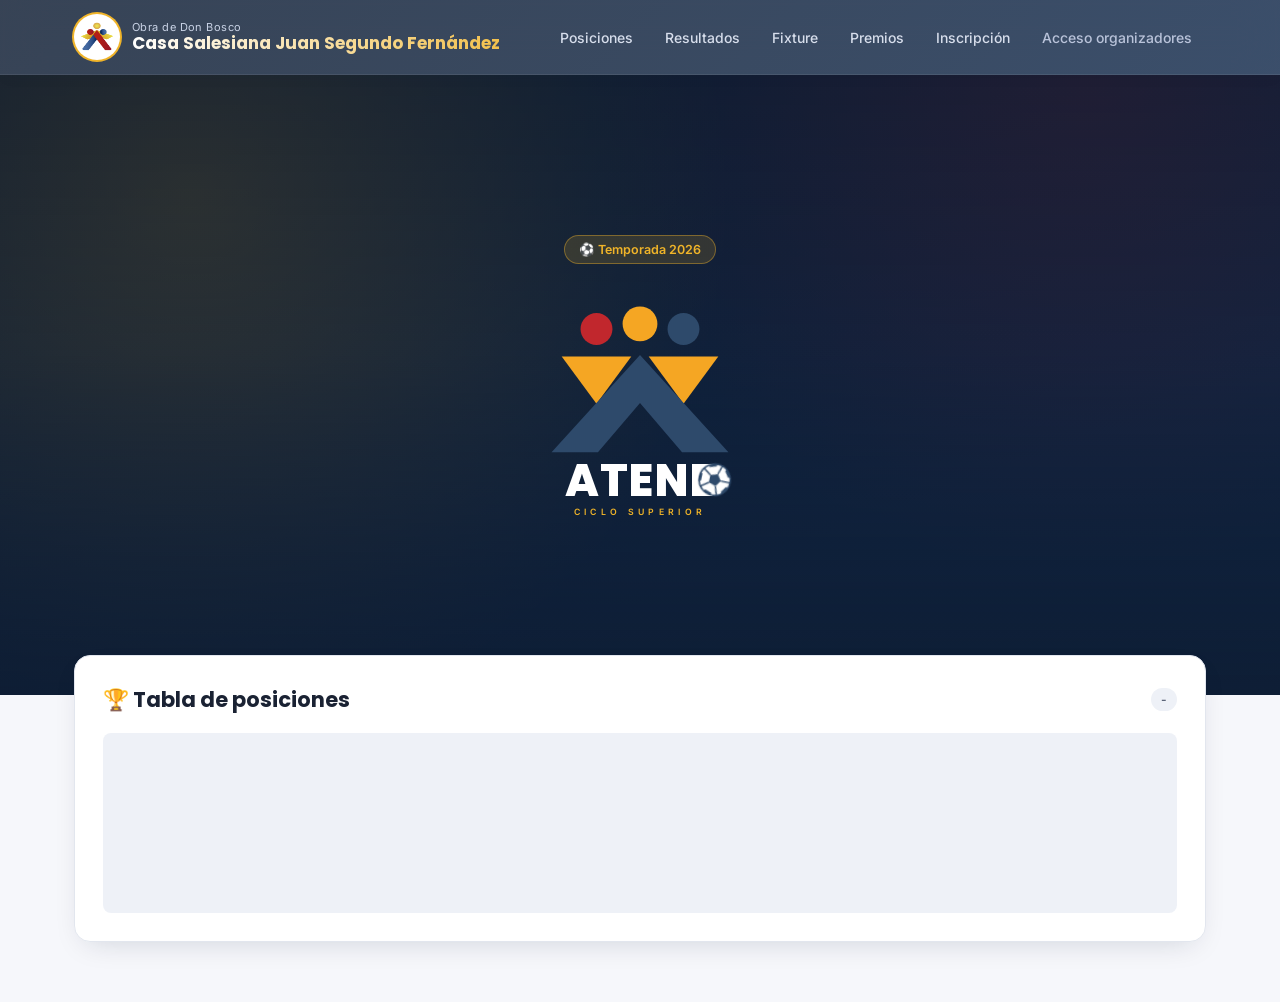
<file: site/index.html>
<!doctype html>
<html lang="es">
<head>
<meta charset="UTF-8" />
<meta name="viewport" content="width=device-width, initial-scale=1" />
<title>Torneo Ciclo Superior · Casa Salesiana Juan Segundo Fernández</title>
<meta name="description" content="Torneo de fútbol escolar de Ciclo Superior - Casa Salesiana Juan Segundo Fernández, Obra de Don Bosco." />
<link rel="icon" href="assets/logo.png" />
<link rel="stylesheet" href="css/style.css?v=25" />
</head>
<body id="top">

<header class="app-header">
  <div class="header-inner">
    <a href="index.html" class="brand" id="brandLink" aria-label="Volver al inicio">
      <img src="assets/logo.png" alt="Logo del colegio" class="brand-logo" />
      <div class="brand-text">
        <div class="brand-school">Obra de Don Bosco</div>
        <div class="brand-name">Casa Salesiana Juan Segundo Fernández</div>
      </div>
    </a>
    <button class="nav-toggle" id="navToggle" aria-label="Abrir menú">☰</button>
    <nav class="main-nav" id="mainNav">
      <button data-section="tabla">Posiciones</button>
      <button data-section="resultados">Resultados</button>
      <button data-section="fixture">Fixture</button>
      <button data-section="goleadores">Premios</button>
      <button data-section="inscripcion">Inscripción</button>
      <a href="admin.html" class="nav-admin-link">Acceso organizadores</a>
    </nav>
  </div>
</header>

<!-- Pelota del Ateneo: se define una sola vez y se reutiliza en el logo
     y en las pelotas que caen al tocar el podio de goleadores. -->
<svg width="0" height="0" style="position:absolute" aria-hidden="true">
  <defs>
    <clipPath id="ateneoBallClip"><circle cx="0" cy="0" r="27" /></clipPath>
    <symbol id="ateneoBall" viewBox="-30 -30 60 60">
      <circle cx="0" cy="0" r="27" fill="#fff" />
      <g clip-path="url(#ateneoBallClip)">
        <polygon fill="#2E4A6B" points="0,-11 10.46,-3.4 6.47,8.9 -6.47,8.9 -10.46,-3.4" />
        <g fill="#2E4A6B">
          <polygon transform="translate(18.2,-25.1) rotate(36)"  points="0,-10.5 9.99,-3.24 6.17,8.49 -6.17,8.49 -9.99,-3.24" />
          <polygon transform="translate(29.5,9.6) rotate(108)"   points="0,-10.5 9.99,-3.24 6.17,8.49 -6.17,8.49 -9.99,-3.24" />
          <polygon transform="translate(0,31) rotate(180)"       points="0,-10.5 9.99,-3.24 6.17,8.49 -6.17,8.49 -9.99,-3.24" />
          <polygon transform="translate(-29.5,9.6) rotate(252)"  points="0,-10.5 9.99,-3.24 6.17,8.49 -6.17,8.49 -9.99,-3.24" />
          <polygon transform="translate(-18.2,-25.1) rotate(324)" points="0,-10.5 9.99,-3.24 6.17,8.49 -6.17,8.49 -9.99,-3.24" />
        </g>
        <g stroke="#2E4A6B" stroke-width="2.4" fill="none">
          <line x1="0" y1="-11" x2="0" y2="-27" />
          <line x1="10.46" y1="-3.4" x2="25.68" y2="-8.34" />
          <line x1="6.47" y1="8.9" x2="15.87" y2="21.84" />
          <line x1="-6.47" y1="8.9" x2="-15.87" y2="21.84" />
          <line x1="-10.46" y1="-3.4" x2="-25.68" y2="-8.34" />
        </g>
      </g>
      <circle cx="0" cy="0" r="27" fill="none" stroke="#2E4A6B" stroke-width="2.6" />
    </symbol>

    <!-- Pelotas de los Mundiales 2002 a 2026, versiones estilizadas.
         Son interpretaciones simplificadas, no reproducciones exactas. -->
    <clipPath id="wcClip"><circle cx="0" cy="0" r="27" /></clipPath>

    <!-- 2002 Corea/Japón: Fevernova -->
    <symbol id="wc2002" viewBox="-30 -30 60 60">
      <circle r="27" fill="#fdfdfb" />
      <g clip-path="url(#wcClip)">
        <g id="fvBlade">
          <polygon points="0,-3 -15,-28 15,-28" fill="#E3A81B" />
          <polygon points="0,-9 -7.5,-23 7.5,-23" fill="#C8202E" />
        </g>
        <use href="#fvBlade" transform="rotate(90)" />
        <use href="#fvBlade" transform="rotate(180)" />
        <use href="#fvBlade" transform="rotate(270)" />
      </g>
      <circle r="27" fill="none" stroke="#98a1b3" stroke-width="1.4" />
    </symbol>

    <!-- 2006 Alemania: Teamgeist -->
    <symbol id="wc2006" viewBox="-30 -30 60 60">
      <circle r="27" fill="#fdfdfb" />
      <g clip-path="url(#wcClip)">
        <g id="tgPanel" fill="#151a24">
          <path d="M0,-28 C11,-20 11,-9 0,-3 C-11,-9 -11,-20 0,-28 Z" />
        </g>
        <use href="#tgPanel" transform="rotate(72)" />
        <use href="#tgPanel" transform="rotate(144)" />
        <use href="#tgPanel" transform="rotate(216)" />
        <use href="#tgPanel" transform="rotate(288)" />
        <circle r="5.5" fill="#C9A227" />
      </g>
      <circle r="27" fill="none" stroke="#98a1b3" stroke-width="1.4" />
    </symbol>

    <!-- 2010 Sudáfrica: Jabulani -->
    <symbol id="wc2010" viewBox="-30 -30 60 60">
      <circle r="27" fill="#fdfdfb" />
      <g clip-path="url(#wcClip)" fill="none" stroke-width="6.5" stroke-linecap="round">
        <path d="M-28,-13 C-10,-25 10,-25 28,-13" stroke="#D8322B" />
        <path d="M-28,-1 C-10,-13 10,-13 28,-1" stroke="#F0A32B" />
        <path d="M-28,11 C-10,-1 10,-1 28,11" stroke="#1E9E4F" />
        <path d="M-28,23 C-10,11 10,11 28,23" stroke="#2A6DB2" />
      </g>
      <circle r="27" fill="none" stroke="#98a1b3" stroke-width="1.4" />
    </symbol>

    <!-- 2014 Brasil: Brazuca -->
    <symbol id="wc2014" viewBox="-30 -30 60 60">
      <circle r="27" fill="#fdfdfb" />
      <g clip-path="url(#wcClip)">
        <path id="bzPanel" d="M0,0 C9,-7 20,-13 27,-11 C24,-22 14,-28 3,-27 C1,-18 1,-8 0,0 Z" fill="#1BA55B" />
        <use href="#bzPanel" transform="rotate(90)" fill="#2B7FD4" />
        <use href="#bzPanel" transform="rotate(180)" fill="#F4901E" />
        <use href="#bzPanel" transform="rotate(270)" fill="#14B3A6" />
      </g>
      <circle r="27" fill="none" stroke="#98a1b3" stroke-width="1.4" />
    </symbol>

    <!-- 2018 Rusia: Telstar 18 -->
    <symbol id="wc2018" viewBox="-30 -30 60 60">
      <circle r="27" fill="#fdfdfb" />
      <g clip-path="url(#wcClip)">
        <polygon points="0,-27 21,9 -21,9" fill="#1b1f27" />
        <g fill="#525a6b">
          <rect x="-4" y="-20" width="5" height="5" />
          <rect x="6" y="-8" width="5" height="5" />
          <rect x="-12" y="-4" width="5" height="5" />
          <rect x="1" y="1" width="5" height="5" />
          <rect x="-6" y="-11" width="4" height="4" />
        </g>
        <polygon points="0,29 15,13 -15,13" fill="#2a3040" />
      </g>
      <circle r="27" fill="none" stroke="#98a1b3" stroke-width="1.4" />
    </symbol>

    <!-- 2022 Qatar: Al Rihla -->
    <symbol id="wc2022" viewBox="-30 -30 60 60">
      <circle r="27" fill="#fdfdfb" />
      <g clip-path="url(#wcClip)">
        <path d="M-28,-6 C-12,-20 8,-24 28,-18 L28,-28 L-28,-28 Z" fill="#8E1B3A" />
        <path d="M-28,6 C-10,-8 10,-12 28,-6 C10,-2 -8,4 -28,16 Z" fill="#D8A13A" />
        <path d="M-28,26 C-8,12 10,8 28,10 L28,29 L-28,29 Z" fill="#1F8F97" />
      </g>
      <circle r="27" fill="none" stroke="#98a1b3" stroke-width="1.4" />
    </symbol>

    <!-- 2026 Norteamérica: Trionda -->
    <symbol id="wc2026" viewBox="-30 -30 60 60">
      <circle r="27" fill="#fdfdfb" />
      <g clip-path="url(#wcClip)">
        <path id="trPanel" d="M0,-2 C8,-9 12,-17 13,-23.5 L-13,-23.5 C-12,-17 -8,-9 0,-2 Z" fill="#D8232A" />
        <use href="#trPanel" transform="rotate(120)" fill="#1B62B5" />
        <use href="#trPanel" transform="rotate(240)" fill="#1B9E4B" />
        <circle r="4" fill="#fdfdfb" />
      </g>
      <circle r="27" fill="none" stroke="#98a1b3" stroke-width="1.4" />
    </symbol>
  </defs>
</svg>

<!-- Avisos del torneo: arriba de todo, para que nada los tape -->
<section class="portada-avisos" id="portadaAvisos" hidden>
  <div class="portada-avisos-inner" id="portadaAvisosInner"></div>
</section>

<!-- Capa donde caen las pelotas al tocar un lugar del podio -->
<div class="ball-rain" id="ballRain" aria-hidden="true"></div>

<!-- El 10 entra desde la derecha a entregar el balón de oro al
     jugador del torneo. Personaje caricaturesco, con volumen y luz
     cálida al estilo de las películas animadas. -->
<div class="entrega" id="entregaLayer" aria-hidden="true">
  <svg class="entrega-fig" viewBox="0 0 240 320" xmlns="http://www.w3.org/2000/svg">
    <defs>
      <radialGradient id="piel" cx="38%" cy="30%" r="75%">
        <stop offset="0%" stop-color="#F6C9A0" /><stop offset="70%" stop-color="#E0A277" /><stop offset="100%" stop-color="#C2825C" />
      </radialGradient>
      <linearGradient id="camiseta" x1="0" y1="0" x2="1" y2="1">
        <stop offset="0%" stop-color="#EAF4FB" /><stop offset="100%" stop-color="#BBD7EA" />
      </linearGradient>
      <linearGradient id="short" x1="0" y1="0" x2="0" y2="1">
        <stop offset="0%" stop-color="#2C3E63" /><stop offset="100%" stop-color="#1B2942" />
      </linearGradient>
      <radialGradient id="oro" cx="34%" cy="28%" r="72%">
        <stop offset="0%" stop-color="#FFF3B8" /><stop offset="45%" stop-color="#F0C33C" /><stop offset="100%" stop-color="#B8801A" />
      </radialGradient>
      <radialGradient id="halo" cx="50%" cy="50%" r="50%">
        <stop offset="0%" stop-color="#FFE9A8" stop-opacity=".85" /><stop offset="100%" stop-color="#FFE9A8" stop-opacity="0" />
      </radialGradient>
      <linearGradient id="pelo" x1="0" y1="0" x2="0" y2="1">
        <stop offset="0%" stop-color="#5B4130" /><stop offset="100%" stop-color="#37271C" />
      </linearGradient>
    </defs>

    <ellipse cx="120" cy="308" rx="62" ry="10" fill="#0d1b30" opacity=".22" />

    <!-- Piernas -->
    <g fill="url(#piel)">
      <path d="M96,232 q-6,38 -2,64 q1,8 12,8 q10,0 10,-9 q-1,-30 3,-60 Z" />
      <path d="M132,232 q8,36 6,63 q-1,9 10,9 q11,0 11,-9 q-3,-32 -9,-63 Z" />
    </g>
    <g fill="#20304d">
      <path d="M104,300 q-14,4 -14,10 q0,6 14,6 h20 q6,0 6,-6 q0,-7 -12,-10 Z" />
      <path d="M144,300 q-13,4 -13,10 q0,6 13,6 h20 q6,0 6,-6 q0,-7 -12,-10 Z" />
    </g>

    <!-- Short -->
    <path d="M88,196 q32,10 66,0 q6,30 2,44 q-34,10 -70,0 q-4,-16 2,-44 Z" fill="url(#short)" />

    <!-- Camiseta -->
    <path d="M84,116 q36,-16 74,0 q10,44 6,86 q-44,14 -86,0 q-4,-44 6,-86 Z" fill="url(#camiseta)" />
    <g fill="#5FA9DC" opacity=".95">
      <rect x="98" y="106" width="11" height="98" rx="4" />
      <rect x="126" y="106" width="11" height="98" rx="4" />
    </g>
    <text x="121" y="180" text-anchor="middle" font-family="Poppins, sans-serif" font-weight="800" font-size="34" fill="#22406B">10</text>

    <!-- Brazo izquierdo, al costado -->
    <path d="M88,124 q-16,30 -12,60 q2,12 13,10 q10,-2 8,-13 q-4,-26 6,-50 Z" fill="url(#piel)" />

    <!-- Brazo derecho, extendido ofreciendo el balón -->
    <path d="M154,124 q34,10 54,32 q8,9 0,17 q-9,8 -17,0 q-16,-18 -42,-25 Z" fill="url(#piel)" />

    <!-- Balón de oro -->
    <g class="entrega-balon">
      <circle cx="206" cy="168" r="46" fill="url(#halo)" />
      <circle cx="206" cy="168" r="25" fill="url(#oro)" />
      <g fill="#8A6212" opacity=".55">
        <polygon points="206,155 214,161 211,171 201,171 198,161" />
        <polygon points="206,143 210,150 202,150" />
        <polygon points="228,164 222,169 226,176" />
        <polygon points="184,164 190,169 186,176" />
      </g>
      <ellipse class="entrega-brillo" cx="197" cy="158" rx="8" ry="5" fill="#fff" opacity=".85" transform="rotate(-25 197 158)" />
    </g>

    <!-- Cabeza -->
    <g>
      <ellipse cx="121" cy="82" rx="35" ry="38" fill="url(#piel)" />
      <path d="M86,74 q4,-34 35,-34 q31,0 35,34 q-6,-16 -35,-16 q-29,0 -35,16 Z" fill="url(#pelo)" />
      <path d="M96,92 q6,26 25,26 q19,0 25,-26 q-8,10 -25,10 q-17,0 -25,-10 Z" fill="url(#pelo)" opacity=".92" />
      <g fill="#fff">
        <ellipse cx="108" cy="80" rx="8" ry="9" /><ellipse cx="134" cy="80" rx="8" ry="9" />
      </g>
      <g fill="#3A2A1E">
        <circle cx="109" cy="81" r="4.4" /><circle cx="135" cy="81" r="4.4" />
      </g>
      <g fill="#fff">
        <circle cx="111" cy="79" r="1.7" /><circle cx="137" cy="79" r="1.7" />
      </g>
      <path d="M110,98 q11,9 22,0" stroke="#7A4A34" stroke-width="3" fill="none" stroke-linecap="round" />
    </g>
  </svg>
</div>

<!-- Portada: el carrusel de fotos va de fondo y el logo animado encima -->
<section class="hero cover-carousel" id="coverCarousel" aria-label="Portada del torneo">
  <div class="carousel-track" id="carouselTrack">
    <div class="carousel-empty" id="carouselEmpty"></div>
  </div>
  <div class="cover-scrim"></div>
  <button class="carousel-arrow prev" id="carouselPrev" aria-label="Foto anterior" hidden>‹</button>
  <button class="carousel-arrow next" id="carouselNext" aria-label="Foto siguiente" hidden>›</button>
  <div class="carousel-dots" id="carouselDots"></div>

  <div class="cover-content">
  <span class="pill">⚽ Temporada 2026</span>

  <h1 class="visually-hidden">Ateneo - Ciclo Superior</h1>
  <svg class="ateneo-logo" viewBox="0 0 400 330" role="img" aria-label="Ateneo - Ciclo Superior" xmlns="http://www.w3.org/2000/svg">
    <!-- Cabezas -->
    <circle class="al-dot al-dot-1" cx="140" cy="62" r="22" fill="#C1272D" />
    <circle class="al-dot al-dot-2" cx="200" cy="55" r="24" fill="#F5A623" />
    <circle class="al-dot al-dot-3" cx="260" cy="62" r="22" fill="#2E4A6B" />

    <!-- Brazos -->
    <polygon class="al-wing al-wing-left"  points="92,100 188,100 140,165" fill="#F5A623" />
    <polygon class="al-wing al-wing-right" points="212,100 308,100 260,165" fill="#F5A623" />

    <!-- Cuerpo en A -->
    <polygon class="al-a" points="200,98 322,232 258,232 200,164 142,232 78,232" fill="#2E4A6B" />

    <!-- Texto: la O final la completa la pelota al terminar la animación -->
    <text class="al-word" id="alWord" x="200" y="292" text-anchor="middle">ATENE</text>
    <text class="al-sub" x="200" y="318" text-anchor="middle">CICLO SUPERIOR</text>

    <!-- Pelota: aparece, la ataja la mano izquierda y cae picando hasta ser la O.
         Usa el mismo símbolo que las pelotas del podio; el <use> queda
         centrado en (200,196), que es el pivote de la animación. -->
    <g class="al-ball">
      <use href="#ateneoBall" x="170" y="166" width="60" height="60" />
    </g>
  </svg>
  </div>
</section>

<main class="container">

  <!-- ===================== POSICIONES ===================== -->
  <section class="section active panel" id="sec-posiciones">
    <div class="section-title">
      <h2>🏆 Tabla de posiciones</h2>
      <span class="badge" id="standingsBadge">-</span>
    </div>
    <div id="standingsContainer">
      <div class="skeleton" style="height:180px"></div>
    </div>
  </section>

  <!-- ===================== TABLA COMPLETA ===================== -->
  <section class="section panel" id="sec-tabla">
    <div class="section-title">
      <h2>🏆 Tabla de posiciones</h2>
      <span class="badge" id="fullStandingsBadge">-</span>
    </div>
    <div id="fullStandingsContainer">
      <div class="skeleton" style="height:220px"></div>
    </div>
  </section>

  <!-- ===================== RESULTADOS ===================== -->
  <section class="section panel" id="sec-resultados">
    <div class="section-title">
      <h2>📊 Resultados</h2>
      <span class="badge" id="resultsBadge">-</span>
    </div>
    <div id="resultsContainer" class="match-grid">
      <div class="skeleton" style="height:100px"></div>
    </div>
  </section>

  <!-- ===================== FIXTURE ===================== -->
  <section class="section panel" id="sec-fixture">
    <div class="section-title">
      <h2>📅 Próximos partidos</h2>
      <span class="badge" id="fixtureBadge">-</span>
    </div>
    <div id="fixtureContainer" class="match-grid">
      <div class="skeleton" style="height:100px"></div>
    </div>
  </section>

  <!-- ===================== GOLEADORES ===================== -->
  <section class="section panel" id="sec-goleadores">
    <div class="section-title">
      <h2>🏅 Premios</h2>
    </div>
    <h3 class="premios-sub">⚽ Goleadores</h3>
    <div id="scorersContainer">
      <div class="skeleton" style="height:180px"></div>
    </div>

    <h3 class="premios-sub">🏅 Jugador del Torneo</h3>
    <div id="mvpsContainer">
      <div class="skeleton" style="height:180px"></div>
    </div>
  </section>

  <!-- ===================== INSCRIPCIÓN ===================== -->
  <section class="section panel" id="sec-inscripcion">
    <div class="section-title">
      <h2>📝 Inscripción de equipos</h2>
    </div>

    <div id="registerStep">
      <p style="color:var(--text-dim); font-size:13.5px; margin-top:-6px;">
        Completá los datos del equipo y de los jugadores, y enviá el formulario. El mail de contacto tiene que ser institucional (<strong>@csjsf.edu.ar</strong> o <strong>@jsfernandez.org</strong>).
      </p>

      <div class="form-grid">
        <div class="two-col">
          <div class="form-row">
            <label for="teamNameInput">Nombre del equipo</label>
            <input id="teamNameInput" maxlength="60" placeholder="Ej: Los Tigres" />
          </div>
          <div class="form-row">
            <label for="teamCourseInput">Curso</label>
            <input id="teamCourseInput" maxlength="30" placeholder="Ej: 5° Año A" />
          </div>
        </div>
        <div class="form-row">
          <label for="teamEmailInput">Mail de contacto del equipo</label>
          <input type="email" id="teamEmailInput" maxlength="100" placeholder="nombre.apellido@csjsf.edu.ar" />
        </div>
      </div>

      <h4 style="margin:20px 0 8px;">Jugadores</h4>
      <div id="playersList"></div>
      <div class="player-row">
        <div class="form-row"><label>Nombre</label><input id="newFirstName" maxlength="50" placeholder="Nombre" /></div>
        <div class="form-row"><label>Apellido</label><input id="newLastName" maxlength="50" placeholder="Apellido" /></div>
        <div class="form-row"><label>Curso</label><input id="newCourse" maxlength="30" placeholder="Curso" /></div>
        <button class="btn btn-outline btn-sm" id="addPlayerBtn" type="button">+ Agregar</button>
      </div>

      <button class="btn btn-primary" id="submitTeamBtn" style="margin-top:18px;">Inscribir equipo</button>
      <div class="alert" id="teamAlert"></div>
    </div>
  </section>

</main>

<script type="module" src="js/main.js?v=25"></script>
</body>
</html>
</file>
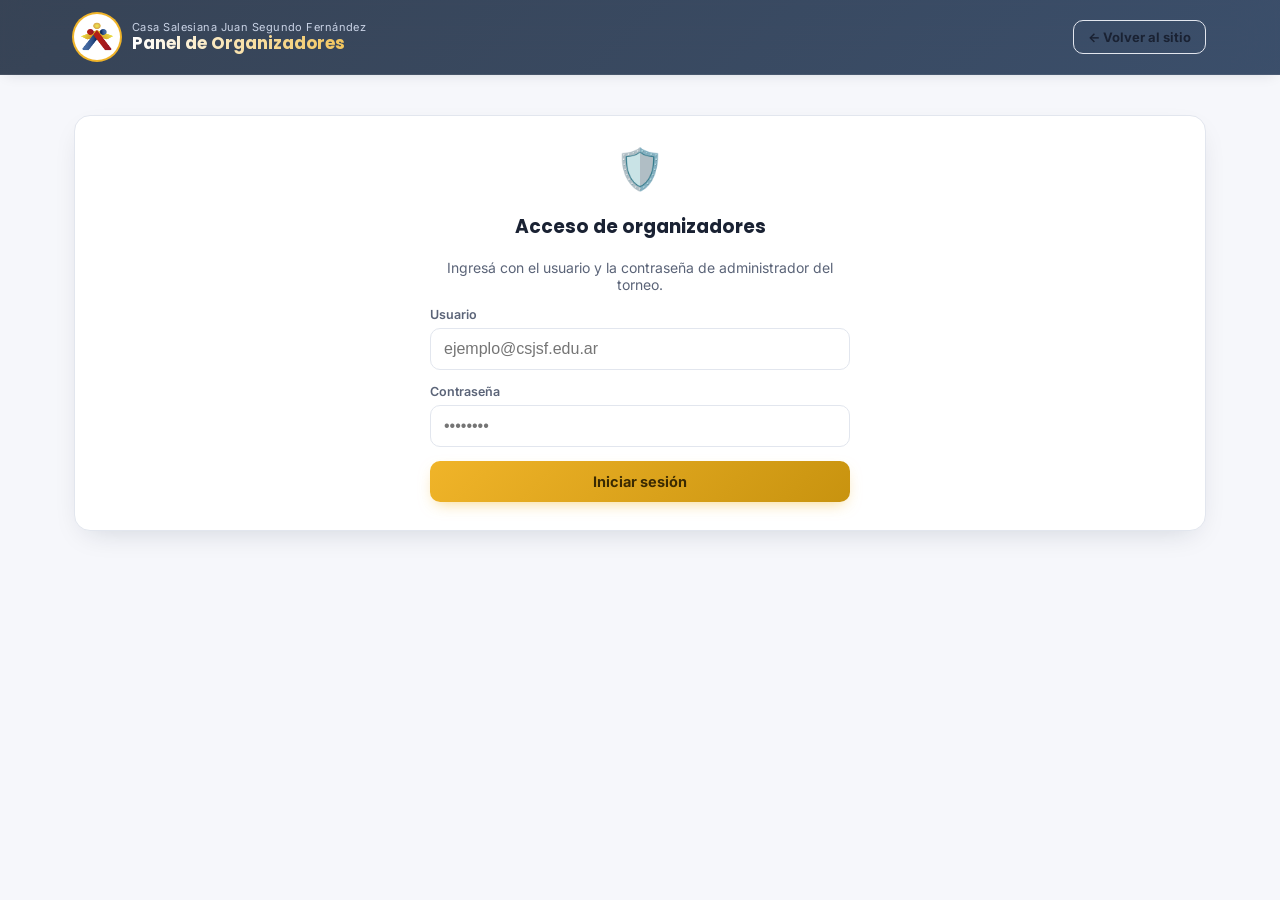
<file: site/admin.html>
<!doctype html>
<html lang="es">
<head>
<meta charset="UTF-8" />
<meta name="viewport" content="width=device-width, initial-scale=1" />
<title>Panel Organizadores · Torneo Ciclo Superior</title>
<link rel="icon" href="assets/logo.png" />
<link rel="stylesheet" href="css/style.css?v=25" />
</head>
<body>

<header class="app-header">
  <div class="header-inner">
    <a href="index.html" class="brand">
      <img src="assets/logo.png" alt="Logo del colegio" class="brand-logo" />
      <div class="brand-text">
        <div class="brand-school">Casa Salesiana Juan Segundo Fernández</div>
        <div class="brand-name">Panel de Organizadores</div>
      </div>
    </a>
    <a href="index.html" class="btn btn-outline btn-sm">← Volver al sitio</a>
  </div>
</header>

<main class="container" style="margin-top:40px;">

  <!-- LOGIN -->
  <section class="panel" id="loginPanel">
    <div class="gate-card">
      <div class="icon-big">🛡️</div>
      <h3>Acceso de organizadores</h3>
      <p>Ingresá con el usuario y la contraseña de administrador del torneo.</p>
      <div class="form-grid" style="text-align:left; margin-top:14px;">
        <div class="form-row">
          <label for="adminEmail">Usuario</label>
          <input type="email" id="adminEmail" value="" placeholder="ejemplo@csjsf.edu.ar" autocomplete="off" />
        </div>
        <div class="form-row">
          <label for="adminPassword">Contraseña</label>
          <input type="password" id="adminPassword" placeholder="••••••••" autocomplete="current-password" />
        </div>
        <button class="btn btn-primary btn-block" id="adminSendLink">Iniciar sesión</button>
      </div>
      <div class="alert" id="adminAuthAlert"></div>
    </div>
  </section>

  <!-- ADMIN DASHBOARD -->
  <div id="adminDashboard" style="display:none;">

    <div class="alert" id="notAdminAlert"></div>

    <div id="adminContent" style="display:none;">

      <!-- Menú: cada apartado es un botón que abre su configuración -->
      <div id="adminMenu" class="admin-menu">
        <button class="admin-menu-item" data-open="aviso">
          <span class="ami-icon">🌧️</span>
          <span class="ami-text"><strong>Publicar aviso</strong><small>Suspensiones y avisos generales</small></span>
          <span class="ami-arrow">›</span>
        </button>
        <button class="admin-menu-item" data-open="equipos">
          <span class="ami-icon">🧾</span>
          <span class="ami-text"><strong>Equipos inscriptos</strong><small>Editar equipos y sus jugadores</small></span>
          <span class="ami-count" id="menuTeamsCount"></span>
          <span class="ami-arrow">›</span>
        </button>
        <button class="admin-menu-item" data-open="fixture">
          <span class="ami-icon">📅</span>
          <span class="ami-text"><strong>Fixture</strong><small>Programar un partido nuevo</small></span>
          <span class="ami-arrow">›</span>
        </button>
        <button class="admin-menu-item" data-open="partidos">
          <span class="ami-icon">⚽</span>
          <span class="ami-text"><strong>Resultados y goles</strong><small>Cargar lo que se jugó</small></span>
          <span class="ami-arrow">›</span>
        </button>
        <button class="admin-menu-item" data-open="portada">
          <span class="ami-icon">📸</span>
          <span class="ami-text"><strong>Portada</strong><small>Fotos del carrusel</small></span>
          <span class="ami-count" id="menuPhotosCount"></span>
          <span class="ami-arrow">›</span>
        </button>
      </div>

      <!-- Aviso de suspensión rápido -->
      <section class="panel admin-panel" data-panel="aviso" hidden>
        <button class="drill-back admin-back">‹ Volver</button>
        <div class="section-title"><h2>🌧️ Publicar aviso</h2></div>
        <div class="form-grid">
          <div class="form-row">
            <label for="annKind">Tipo</label>
            <select id="annKind">
              <option value="suspension">Suspensión de fecha</option>
              <option value="info">Aviso general</option>
            </select>
          </div>
          <div class="form-row">
            <label for="annTitle">Título</label>
            <input id="annTitle" maxlength="120" placeholder="Ej: Se suspende la fecha 4 por lluvia" />
          </div>
          <button class="btn btn-primary" id="publishAnnBtn">Publicar aviso</button>
        </div>
        <div class="alert" id="annAlert"></div>
        <h4 style="margin-top:22px;">Avisos publicados</h4>
        <div id="adminAnnList" class="announce-list"></div>
      </section>

      <!-- Equipos inscriptos -->
      <section class="panel admin-panel" data-panel="equipos" hidden>
        <button class="drill-back admin-back">‹ Volver</button>
        <div class="section-title"><h2>🧾 Equipos inscriptos</h2><span class="badge" id="teamsCountBadge">-</span></div>
        <p style="color:var(--text-dim); font-size:13.5px; margin-top:-8px;">Deslizá cada equipo hacia la izquierda para editarlo o eliminarlo.</p>
        <div id="adminTeamsList"></div>
      </section>

      <!-- Crear / editar partidos -->
      <section class="panel admin-panel" data-panel="fixture" hidden>
        <button class="drill-back admin-back">‹ Volver</button>
        <div class="section-title"><h2>📅 Fixture - nuevo partido</h2></div>
        <div class="form-grid">
          <div class="two-col">
            <div class="form-row">
              <label for="matchHome">Equipo local</label>
              <select id="matchHome"></select>
            </div>
            <div class="form-row">
              <label for="matchAway">Equipo visitante</label>
              <select id="matchAway"></select>
            </div>
          </div>
          <div class="form-row">
            <label for="matchDay">Fecha (jornada Nº)</label>
            <input id="matchDay" type="number" min="1" max="99" value="1" />
          </div>
          <div class="form-row">
            <label for="matchDate">Día</label>
            <input id="matchDate" type="date" />
          </div>
          <div class="two-col">
            <div class="form-row">
              <label for="matchTime">Horario</label>
              <select id="matchTime">
                <option value="17:00">17:00</option>
                <option value="18:00">18:00</option>
              </select>
            </div>
            <div class="form-row">
              <label for="matchVenue">Cancha</label>
              <select id="matchVenue">
                <option value="Sintético">Sintético</option>
                <option value="Césped">Césped</option>
              </select>
            </div>
          </div>
          <button class="btn btn-primary" id="createMatchBtn">Programar partido</button>
        </div>
        <div class="alert" id="matchAlert"></div>
      </section>

      <!-- Gestión de partidos: resultado, goles, estado -->
      <section class="panel admin-panel" data-panel="partidos" hidden>
        <button class="drill-back admin-back">‹ Volver</button>
        <div class="section-title"><h2>⚽ Partidos - cargar resultados y goles</h2></div>
        <div id="adminMatchesList"></div>
      </section>

      <!-- Portada / carrusel de fotos -->
      <section class="panel admin-panel" data-panel="portada" hidden>
        <button class="drill-back admin-back">‹ Volver</button>
        <div class="section-title"><h2>📸 Portada - carrusel de fotos</h2><span class="badge" id="photosCountBadge">-</span></div>
        <p style="color:var(--text-dim); font-size:13.5px; margin-top:-8px;">Las fotos que subas acá aparecen en el carrusel de la portada, en el orden de esta lista.</p>
        <div class="form-grid">
          <div class="two-col">
            <div class="form-row">
              <label for="photoFile">Foto (JPG, PNG o WEBP, máx. 20MB)</label>
              <input id="photoFile" type="file" accept="image/jpeg,image/png,image/webp" />
            </div>
            <div class="form-row">
              <label for="photoCaption">Epígrafe (opcional)</label>
              <input id="photoCaption" maxlength="120" placeholder="Ej: Final Ciclo Superior 2025" />
            </div>
          </div>
          <button class="btn btn-primary" id="uploadPhotoBtn">Subir foto</button>
        </div>
        <div class="alert" id="photoAlert"></div>
        <h4 style="margin-top:22px;">Fotos cargadas</h4>
        <div id="adminPhotosList" class="match-grid"></div>
      </section>

    </div>

    <div style="text-align:center; margin: 8px 0 24px;">
      <button class="btn btn-logout" id="adminLogout">Cerrar sesión</button>
    </div>
  </div>

</main>

<script type="module" src="js/admin.js?v=25"></script>
</body>
</html>
</file>
<file: site/css/style.css>
/* =========================================================
   Torneo Ciclo Superior - Casa Salesiana Juan Segundo Fernández
   ========================================================= */

@import url('https://fonts.googleapis.com/css2?family=Poppins:wght@400;500;600;700;800&family=Inter:wght@400;500;600&display=swap');

:root {
  --gold: #f0b429;
  --gold-dark: #c8930f;
  --red: #a81f2d;
  --red-dark: #7d1620;
  --blue: #1b3d6d;
  --blue-dark: #12294a;
  --navy: #0d1b30;
  --bg: #f6f7fb;
  --surface: #ffffff;
  --surface-2: #eef1f7;
  --text: #1a2233;
  --text-dim: #5b6478;
  --border: #e2e6ee;
  --success: #1f9d55;
  --accent: var(--blue);
  --status-danger: var(--red);
  --shadow: 0 10px 30px -12px rgba(13, 27, 48, 0.18);
  --shadow-sm: 0 4px 14px -6px rgba(13, 27, 48, 0.15);
  --radius: 16px;
  --ease: cubic-bezier(.22, 1, .36, 1);
}

@media (prefers-color-scheme: dark) {
  :root {
    --bg: #0b1220;
    --surface: #121b2d;
    --surface-2: #1a2438;
    --text: #eef1f7;
    --text-dim: #9aa4ba;
    --border: #24314a;
    --accent: #7aa2f7;
    --success: #4ade80;
    --status-danger: #f87171;
    --shadow: 0 10px 30px -12px rgba(0, 0, 0, 0.5);
  }
}

* { box-sizing: border-box; }
html { scroll-behavior: smooth; }
html { overflow-x: clip; }
body {
  margin: 0;
  max-width: 100vw;
  overflow-x: clip;
  font-family: 'Inter', system-ui, sans-serif;
  background: var(--bg);
  color: var(--text);
  -webkit-font-smoothing: antialiased;
  transition: background .4s var(--ease), color .4s var(--ease);
}
h1, h2, h3, .brand-name {
  font-family: 'Poppins', sans-serif;
}
a { color: inherit; text-decoration: none; }
img { max-width: 100%; display: block; }
button { font-family: inherit; cursor: pointer; }
::selection { background: var(--gold); color: var(--navy); }

/* ---------------- Layout shell ---------------- */
.app-header {
  position: sticky;
  top: 0;
  z-index: 50;
  background: linear-gradient(135deg, rgba(13, 27, 48, .82), rgba(18, 41, 74, .82));
  backdrop-filter: blur(20px) saturate(160%);
  -webkit-backdrop-filter: blur(20px) saturate(160%);
  border-bottom: 1px solid rgba(255, 255, 255, .08);
  color: #fff;
  box-shadow: var(--shadow-sm);
}
@supports not (backdrop-filter: blur(1px)) {
  .app-header { background: linear-gradient(135deg, var(--navy), var(--blue-dark)); }
}
.header-inner {
  max-width: 1180px;
  margin: 0 auto;
  padding: 14px 24px;
  display: flex;
  align-items: center;
  gap: 16px;
}
.brand {
  display: flex;
  align-items: center;
  gap: 12px;
  flex: 1;
  min-width: 0;
}
.brand-logo {
  width: 46px;
  height: 46px;
  border-radius: 50%;
  background: #fff;
  padding: 4px;
  box-shadow: 0 0 0 2px var(--gold);
  flex-shrink: 0;
  transition: transform .5s var(--ease);
}
.brand:hover .brand-logo { transform: rotate(8deg) scale(1.05); }
.brand-text { min-width: 0; }
.brand-school {
  font-size: 11px;
  letter-spacing: .04em;
  color: #c9d3e6;
  white-space: nowrap;
  overflow: hidden;
  text-overflow: ellipsis;
}
.brand-name {
  font-weight: 700;
  font-size: 17px;
  line-height: 1.15;
  background: linear-gradient(90deg, #fff, var(--gold) 120%);
  -webkit-background-clip: text;
  background-clip: text;
  color: transparent;
}

.main-nav {
  display: flex;
  gap: 4px;
  flex-wrap: wrap;
}
.main-nav button, .main-nav a {
  background: transparent;
  border: none;
  color: #d7deec;
  font-size: 14px;
  font-weight: 500;
  padding: 9px 14px;
  border-radius: 999px;
  transition: background .25s var(--ease), color .25s var(--ease), transform .2s var(--ease);
  position: relative;
  display: inline-block;
}
.main-nav button:hover, .main-nav a:hover { background: rgba(255,255,255,.08); color: #fff; }
.main-nav button:active, .main-nav a:active { transform: scale(.97); transition: transform .1s ease-out; }
.main-nav button.active {
  background: var(--gold);
  color: var(--navy);
  font-weight: 700;
}
.main-nav .nav-admin-link { color: #b9c3da; }
.nav-toggle {
  display: none;
  background: transparent;
  border: none;
  color: #fff;
  font-size: 22px;
}

/* ---------------- Lluvia de pelotas (podio) ---------------- */
.ball-rain {
  position: fixed;
  inset: 0;
  z-index: 9999; /* por delante de todo, incluido el header */
  pointer-events: none;
  overflow: hidden;
}
/* Tres capas anidadas porque cada una anima el transform por separado:
   caída+rebote (afuera), giro (medio) y achatado del impacto (adentro). */
.rain-ball {
  position: absolute;
  top: 0;
  width: var(--size, 40px);
  height: var(--size, 40px);
  /* Piso: justo sobre el borde inferior de la pantalla */
  --ground: calc(100vh - var(--size, 40px) - 8px);
  will-change: transform;
  /* 'both' y no 'forwards': durante la demora inicial tiene que valer
     ya el primer fotograma (arriba de la pantalla). Con 'forwards' la
     pelota quedaba quieta y visible en el borde superior hasta arrancar. */
  animation: wcFall var(--dur, 3.4s) linear var(--delay, 0s) both;
}
.rb-spin {
  width: 100%; height: 100%;
  animation: wcSpin var(--dur, 3.4s) cubic-bezier(.25, .6, .3, 1) var(--delay, 0s) both;
}
.rb-squash {
  width: 100%; height: 100%;
  transform-origin: 50% 100%; /* se achata contra el piso, no en el centro */
  animation: wcSquash var(--dur, 3.4s) linear var(--delay, 0s) both;
}
.rain-ball svg { width: 100%; height: 100%; display: block; filter: drop-shadow(0 6px 10px rgba(13,27,48,.28)); }

/* Cae, pica fuerte, y va perdiendo altura en cada rebote */
/* Ojo con la opacidad: si solo se declara en el 100%, el navegador la
   interpola desde el arranque y la pelota cae medio transparente. Hay
   que sostenerla en 1 y recién soltarla sobre el final. */
@keyframes wcFall {
  0%   { opacity: 1; transform: translate3d(0, -25vh, 0); animation-timing-function: cubic-bezier(.55, .05, .95, .4); }
  38%  { transform: translate3d(calc(var(--drift, 0px) * .35), var(--ground), 0); animation-timing-function: cubic-bezier(.15, .6, .35, 1); }
  54%  { transform: translate3d(calc(var(--drift, 0px) * .6), calc(var(--ground) - 26vh), 0); animation-timing-function: cubic-bezier(.55, .05, .95, .4); }
  70%  { transform: translate3d(calc(var(--drift, 0px) * .8), var(--ground), 0); animation-timing-function: cubic-bezier(.15, .6, .35, 1); }
  82%  { transform: translate3d(calc(var(--drift, 0px) * .92), calc(var(--ground) - 9vh), 0); animation-timing-function: cubic-bezier(.55, .05, .95, .4); }
  92%  { opacity: 1; transform: translate3d(var(--drift, 0px), var(--ground), 0); }
  100% { opacity: 0; transform: translate3d(var(--drift, 0px), var(--ground), 0); }
}
/* El giro se frena a medida que la pelota pierde energía */
@keyframes wcSpin {
  from { transform: rotate(0deg); }
  to   { transform: rotate(var(--spin, 540deg)); }
}
/* Achatado en cada impacto: fuerte el primero, casi nada el último */
@keyframes wcSquash {
  0%, 36%   { transform: scale(1, 1); }
  39%       { transform: scale(1.2, .78); }
  44%, 68%  { transform: scale(1, 1); }
  71%       { transform: scale(1.12, .88); }
  76%, 90%  { transform: scale(1, 1); }
  92.5%     { transform: scale(1.06, .94); }
  96%, 100% { transform: scale(1, 1); }
}

/* ---------------- Entrega del balón de oro ---------------- */
.entrega {
  position: fixed;
  left: 0;
  bottom: 0;
  z-index: 9998;
  pointer-events: none;
  transform: translateX(-112%);
  opacity: 0;
}
.entrega.show {
  animation: entregaEntra 5.4s cubic-bezier(.2, .8, .3, 1) forwards;
}
.entrega-fig {
  width: min(300px, 62vw);
  height: auto;
  display: block;
  filter: drop-shadow(-12px 10px 22px rgba(13, 27, 48, .32));
}
/* Entra desde la izquierda, se queda ofreciendo el balón y se vuelve */
@keyframes entregaEntra {
  0%   { transform: translateX(-112%); opacity: 0; }
  14%  { transform: translateX(2%);    opacity: 1; }
  20%  { transform: translateX(-2%);   opacity: 1; }
  78%  { transform: translateX(0);     opacity: 1; }
  100% { transform: translateX(-112%); opacity: 0; }
}
/* El balón late apenas, como ofreciéndolo */
.entrega.show .entrega-balon { animation: balonOfrece 1.7s ease-in-out .9s 3; transform-origin: 206px 168px; transform-box: view-box; }
@keyframes balonOfrece {
  0%, 100% { transform: translateY(0) scale(1); }
  50%      { transform: translateY(-6px) scale(1.06); }
}
/* Destello sobre el oro */
.entrega.show .entrega-brillo { animation: brilloOro 1.7s ease-in-out .9s 3; }
@keyframes brilloOro {
  0%, 100% { opacity: .55; }
  50%      { opacity: 1; }
}

/* ---------------- Premios ---------------- */
.premios-sub {
  margin: 6px 0 2px;
  font-size: 15px;
  color: var(--text-dim);
  font-weight: 700;
}
.premios-sub + div { margin-bottom: 26px; }

/* ---------------- Podio de goleadores ---------------- */
.podium-place:focus-visible {
  outline: 3px solid var(--gold);
  outline-offset: 4px;
  border-radius: 12px;
}

.podium {
  display: flex;
  align-items: flex-end;
  justify-content: center;
  gap: clamp(10px, 3vw, 24px);
  padding: 20px 10px 0;
}
.podium-place {
  flex: 1;
  max-width: 190px;
  display: flex;
  flex-direction: column;
  align-items: center;
  text-align: center;
  cursor: pointer;
  transition: transform .3s var(--ease);
}
.podium-place:hover { transform: translateY(-6px); }
.podium-place:active { transform: translateY(-6px) scale(.97); transition: transform .1s ease-out; }
.podium-medal {
  font-size: 34px;
  margin-bottom: 10px;
  transition: transform .35s var(--ease);
}
.podium-place.picked .podium-medal { transform: scale(1.18) rotate(-8deg); }

/* 2º y 3º puesto: se muestran, pero no responden al toque */
.podium-place.podium-static { cursor: default; }
.podium-place.podium-static:hover { transform: none; }
.podium-place.podium-static:hover .podium-bar { filter: none; }
.podium-place.podium-static:active { transform: none; }
.podium-goals {
  font-family: 'Poppins', sans-serif;
  font-weight: 800;
  font-size: 26px;
  color: var(--text);
  line-height: 1;
  /* Aire suficiente para que "goles"/"premios" no quede pegado a la
     barra del podio, ni siquiera con la medalla agrandada al tocar */
  margin-bottom: 12px;
}
.podium-goals span { display: block; font-family: 'Inter', sans-serif; font-weight: 600; font-size: 10.5px; color: var(--text-dim); text-transform: uppercase; letter-spacing: .04em; margin-top: 5px; }
.podium-bar {
  width: 100%;
  border-radius: 14px 14px 0 0;
  padding: 14px 10px;
  color: #fff;
  box-shadow: var(--shadow-sm);
  transition: box-shadow .3s var(--ease), filter .3s var(--ease);
}
.podium-place:hover .podium-bar { filter: brightness(1.08); }
.podium-place.picked .podium-bar { box-shadow: 0 0 0 3px var(--gold), var(--shadow-sm); }
.podium-name { font-weight: 700; font-size: 14px; }
.podium-detail {
  font-size: 11.5px;
  font-weight: 600;
  opacity: .92;
  margin-top: 3px;
  transform: translateY(4px);
  animation: podiumDetailIn .5s var(--ease) .15s backwards;
}
@keyframes podiumDetailIn {
  from { opacity: 0; transform: translateY(4px); }
  to { opacity: .92; transform: translateY(0); }
}
.podium-place.picked .podium-detail { opacity: 1; }

.place-1 .podium-bar { height: 132px; background: linear-gradient(160deg, var(--gold), var(--gold-dark)); color: #3a2a02; justify-content: center; display: flex; flex-direction: column; }
.place-1 .podium-name, .place-1 .podium-detail { color: #3a2a02; }
.place-2 .podium-bar { height: 100px; background: linear-gradient(160deg, #c3cbdb, #8f9bb3); color: #22293a; justify-content: center; display: flex; flex-direction: column; }
.place-2 .podium-name, .place-2 .podium-detail { color: #22293a; }
.place-3 .podium-bar { height: 78px; background: linear-gradient(160deg, #d9a066, #a9713a); color: #3a2408; justify-content: center; display: flex; flex-direction: column; }
.place-3 .podium-name, .place-3 .podium-detail { color: #3a2408; }
.place-1 { order: 2; }
.place-2 { order: 1; }
.place-3 { order: 3; }

@media (max-width: 480px) {
  .podium { gap: 8px; }
  .podium-medal { font-size: 26px; }
  .podium-goals { font-size: 21px; }
  .podium-name { font-size: 12.5px; }
}

/* ---------------- Avisos en la portada ---------------- */
/* Va apenas debajo del header, antes de la portada: es lo primero que
   se ve y ningún panel puede taparlo. */
.portada-avisos {
  background: var(--navy);
  border-bottom: 1px solid rgba(255, 255, 255, .08);
}
.portada-avisos[hidden] { display: none; }
.portada-avisos-inner {
  max-width: 1180px;
  margin: 0 auto;
  padding: 14px 24px;
  display: flex;
  flex-direction: column;
  gap: 10px;
}
.portada-aviso-item {
  display: flex;
  align-items: center;
  gap: 12px;
  padding: 12px 16px;
  border-radius: 12px;
  animation: fadeSlideIn .4s var(--ease);
}
.portada-aviso-item.suspension { background: linear-gradient(90deg, var(--red), var(--red-dark)); }
.portada-aviso-item.info { background: linear-gradient(90deg, var(--blue), var(--blue-dark)); }
.portada-aviso-icon {
  font-size: 20px;
  animation: pulse 1.6s ease-in-out infinite;
  flex-shrink: 0;
}
@keyframes pulse {
  0%, 100% { transform: scale(1); opacity: 1; }
  50% { transform: scale(1.15); opacity: .75; }
}
.portada-aviso-text { flex: 1; font-size: 14px; color: #fff; }
.portada-aviso-text strong { display: block; font-size: 14.5px; margin-bottom: 2px; }
.portada-aviso-close {
  background: rgba(255,255,255,.15);
  border: none;
  color: #fff;
  width: 26px; height: 26px;
  border-radius: 50%;
  flex-shrink: 0;
  transition: background .2s;
}
.portada-aviso-close:hover { background: rgba(255,255,255,.3); }

/* ---------------- Portada: carrusel de fondo + logo encima ---------------- */
.cover-carousel {
  position: relative;
  min-height: clamp(420px, 60vw, 620px);
  display: grid;
  place-items: center;
  overflow: hidden;
  padding: 40px 24px 52px;
  background:
    radial-gradient(circle at 15% 20%, rgba(240,180,41,.25), transparent 45%),
    radial-gradient(circle at 85% 0%, rgba(168,31,45,.25), transparent 40%),
    linear-gradient(160deg, var(--navy), var(--blue-dark) 70%);
}
/* Las fotos ocupan todo el fondo, detrás del contenido */
.carousel-track {
  position: absolute;
  inset: 0;
  display: flex;
  height: 100%;
  transition: transform .6s cubic-bezier(.65, 0, .35, 1);
  will-change: transform;
  z-index: 0;
}
/* Vela oscura: mantiene legible el logo blanco sobre cualquier foto */
.cover-scrim {
  position: absolute;
  inset: 0;
  z-index: 1;
  pointer-events: none;
  background:
    linear-gradient(180deg, rgba(13,27,48,.55), rgba(13,27,48,.42) 45%, rgba(13,27,48,.78));
}
/* El logo va encima, pero sin capturar clics: las flechas y los
   puntos del carrusel tienen que seguir siendo tocables. */
.cover-content {
  position: relative;
  z-index: 2;
  text-align: center;
  pointer-events: none;
}
.carousel-slide {
  position: relative;
  flex: 0 0 100%;
  height: 100%;
}
.carousel-slide img {
  width: 100%;
  height: 100%;
  object-fit: cover;
}
/* Epígrafe de la foto: abajo a la izquierda, sin tapar el logo */
.carousel-caption {
  position: absolute;
  left: 0; right: 0; bottom: 0;
  padding: 40px 22px 30px;
  background: linear-gradient(0deg, rgba(13,27,48,.9), transparent);
  color: #fff;
  font-size: 13px;
  font-weight: 600;
  text-align: left;
  z-index: 2;
}
/* Sin fotos cargadas queda solo el degradado de la sección */
.carousel-empty { flex: 0 0 100%; height: 100%; }
.carousel-arrow {
  position: absolute;
  top: 50%;
  transform: translateY(-50%);
  width: 40px; height: 40px;
  border-radius: 50%;
  border: none;
  background: rgba(13, 27, 48, .45);
  backdrop-filter: blur(6px);
  color: #fff;
  font-size: 22px;
  line-height: 1;
  display: flex;
  align-items: center;
  justify-content: center;
  transition: background .2s var(--ease), transform .15s ease-out;
  z-index: 3;
}
.carousel-arrow:hover { background: rgba(13, 27, 48, .7); }
.carousel-arrow:active { transform: translateY(-50%) scale(.92); }
.carousel-arrow.prev { left: 14px; }
.carousel-arrow.next { right: 14px; }
.carousel-arrow[hidden] { display: none; }
.carousel-dots {
  position: absolute;
  left: 0; right: 0; bottom: 14px;
  display: flex;
  justify-content: center;
  gap: 7px;
  z-index: 3;
}
.carousel-dot {
  width: 7px; height: 7px;
  border-radius: 50%;
  border: none;
  background: rgba(255,255,255,.4);
  transition: background .2s var(--ease), transform .2s var(--ease);
  padding: 0;
}
.carousel-dot.active { background: var(--gold); transform: scale(1.3); }

@media (max-width: 640px) {
  .carousel-arrow { width: 34px; height: 34px; font-size: 18px; }
  .carousel-caption { padding: 22px 16px 14px; font-size: 13px; }
}

/* ---------------- Hero (contenido de la portada) ---------------- */
.hero {
  color: #fff;
  text-align: center;
  position: relative;
}
.hero h1 {
  font-size: clamp(26px, 4vw, 40px);
  margin: 0 0 10px;
  font-weight: 800;
  letter-spacing: -0.02em;
  line-height: 1.08;
}

/* Oculta visualmente pero sigue disponible para lectores de pantalla */
.visually-hidden {
  position: absolute;
  width: 1px; height: 1px;
  margin: -1px; padding: 0;
  overflow: hidden;
  clip: rect(0 0 0 0);
  white-space: nowrap;
  border: 0;
}

/* ---------------- Logo animado del Ateneo ---------------- */
.ateneo-logo {
  display: block;
  width: min(290px, 68vw);
  height: auto;
  margin: 4px auto 0;
  overflow: visible;
}
.ateneo-logo .al-word {
  font-family: 'Poppins', sans-serif;
  font-weight: 800;
  font-size: 62px;
  letter-spacing: 0.01em;
  fill: #fff;
}
.ateneo-logo .al-sub {
  font-family: 'Inter', sans-serif;
  font-weight: 600;
  font-size: 12px;
  letter-spacing: 6px;
  fill: var(--gold);
}

/* Entrada: cada pieza aparece en el orden en que se "arma" el logo */
.al-dot, .al-wing, .al-a, .al-ball, .al-word, .al-sub {
  animation-duration: .6s;
  animation-fill-mode: backwards;
  animation-timing-function: cubic-bezier(.22, 1, .36, 1);
}
.al-dot { animation-name: alPop; transform-origin: center; }
.al-dot-1 { animation-delay: .05s; }
.al-dot-2 { animation-delay: .15s; }
.al-dot-3 { animation-delay: .25s; }
.al-wing { animation-name: alDrop; }
.al-wing-left {
  animation: alDrop .6s cubic-bezier(.22, 1, .36, 1) .35s backwards,
             alSave .5s cubic-bezier(.34, 1.56, .64, 1) 1.55s;
  transform-origin: 140px 100px;
  transform-box: view-box;
}
.al-wing-right { animation-delay: .42s; }
.al-a { animation-name: alRise; animation-delay: .5s; animation-duration: .7s; }
.al-ball {
  /* Destino final de la pelota: el centro de la O de ATENEO.
     Los valores reales los calcula el JS midiendo la tipografía;
     estos son un respaldo por si esa medición no llega a correr. */
  --al-dx: 103px;
  --al-dy: 74px;
  --al-s: .8;
  animation-name: alBallPlay;
  animation-duration: 3.2s;
  animation-delay: .9s;
  animation-fill-mode: both;
  animation-timing-function: linear;
  transform-origin: 200px 196px;
  transform-box: view-box;
}
.al-word { animation-name: alFadeUp; animation-delay: 1s; }
.al-sub  { animation-name: alTrack;  animation-delay: 1.15s; }

@keyframes alPop {
  from { opacity: 0; transform: translateY(-14px) scale(.5); }
  to   { opacity: 1; transform: translateY(0) scale(1); }
}
@keyframes alDrop {
  from { opacity: 0; transform: translateY(-18px); }
  to   { opacity: 1; transform: translateY(0); }
}
@keyframes alRise {
  from { opacity: 0; transform: translateY(26px) scaleY(.82); }
  to   { opacity: 1; transform: translateY(0) scaleY(1); }
}
/* Recorrido de la pelota: aparece chica y crece, va hacia la mano
   izquierda del arquero, la ataja, y de ahí cae picando hasta quedar
   apoyada en la línea de base del texto, convertida en la O. */
@keyframes alBallPlay {
  0%   { opacity: 0; transform: translate(0px, 0px) scale(.12) rotate(0deg); }
  4%   { opacity: 1; transform: translate(0px, 0px) scale(.35) rotate(0deg); }
  11%  { transform: translate(0px, 0px) scale(1) rotate(0deg);
         animation-timing-function: cubic-bezier(.4, 0, .7, .5); }
  16%  { transform: translate(-18px, -12px) scale(1) rotate(-34deg); }
  21%  { transform: translate(-60px, -34px) scale(1) rotate(-78deg);
         animation-timing-function: cubic-bezier(.2, .7, .4, 1); }   /* atajada */
  26%  { transform: translate(-46px, -56px) scale(.98) rotate(-26deg); }
  33%  { transform: translate(calc(var(--al-dx) * .04), -30px) scale(.93) rotate(50deg);
         animation-timing-function: cubic-bezier(.6, .04, .98, .34); } /* cae */
  44%  { transform: translate(calc(var(--al-dx) * .28), var(--al-dy)) scale(var(--al-s)) rotate(168deg); }
  46%  { transform: translate(calc(var(--al-dx) * .32), calc(var(--al-dy) + 3px)) scale(calc(var(--al-s) * .93)) rotate(182deg);
         animation-timing-function: cubic-bezier(.2, .7, .4, 1); }     /* pique 1 */
  55%  { transform: translate(calc(var(--al-dx) * .52), calc(var(--al-dy) - 48px)) scale(var(--al-s)) rotate(252deg);
         animation-timing-function: cubic-bezier(.6, .04, .98, .34); }
  65%  { transform: translate(calc(var(--al-dx) * .72), var(--al-dy)) scale(var(--al-s)) rotate(332deg); }
  67%  { transform: translate(calc(var(--al-dx) * .75), calc(var(--al-dy) + 2px)) scale(calc(var(--al-s) * .95)) rotate(342deg);
         animation-timing-function: cubic-bezier(.2, .7, .4, 1); }     /* pique 2 */
  74%  { transform: translate(calc(var(--al-dx) * .88), calc(var(--al-dy) - 25px)) scale(var(--al-s)) rotate(392deg);
         animation-timing-function: cubic-bezier(.6, .04, .98, .34); }
  83%  { transform: translate(var(--al-dx), var(--al-dy)) scale(var(--al-s)) rotate(440deg);
         animation-timing-function: cubic-bezier(.2, .7, .4, 1); }     /* pique 3, ya en la O */
  89%  { transform: translate(var(--al-dx), calc(var(--al-dy) - 9px)) scale(var(--al-s)) rotate(454deg);
         animation-timing-function: cubic-bezier(.6, .04, .98, .34); }
  95%  { transform: translate(var(--al-dx), var(--al-dy)) scale(var(--al-s)) rotate(462deg); }
  100% { opacity: 1; transform: translate(var(--al-dx), var(--al-dy)) scale(var(--al-s)) rotate(462deg); }
}

/* La mano izquierda reacciona justo en el momento de la atajada */
@keyframes alSave {
  0%   { transform: rotate(0deg) scale(1); }
  30%  { transform: rotate(-10deg) scale(1.12); }
  100% { transform: rotate(0deg) scale(1); }
}
@keyframes alFadeUp {
  from { opacity: 0; transform: translateY(12px); }
  to   { opacity: 1; transform: translateY(0); }
}
@keyframes alTrack {
  from { opacity: 0; letter-spacing: 1px; }
  to   { opacity: 1; letter-spacing: 6px; }
}


@media (max-width: 480px) {
  .ateneo-logo .al-sub { font-size: 13px; letter-spacing: 5px; }
  @keyframes alTrack { from { opacity: 0; letter-spacing: 1px; } to { opacity: 1; letter-spacing: 5px; } }
}
.hero p {
  color: #cdd6e8;
  max-width: 560px;
  margin: 0 auto;
  font-size: 15px;
}
.hero .pill {
  display: inline-flex;
  align-items: center;
  gap: 6px;
  background: rgba(240,180,41,.15);
  border: 1px solid rgba(240,180,41,.4);
  color: var(--gold);
  font-size: 12.5px;
  font-weight: 600;
  padding: 6px 14px;
  border-radius: 999px;
  margin-bottom: 16px;
}

/* ---------------- Content shell ---------------- */
.container {
  max-width: 1180px;
  margin: -40px auto 60px;
  padding: 0 24px;
  position: relative;
  z-index: 5;
}
.panel {
  background: var(--surface);
  border-radius: var(--radius);
  box-shadow: var(--shadow);
  border: 1px solid var(--border);
  padding: 28px;
  margin-bottom: 28px;
}
.section {
  display: none;
  animation: fadeSlideIn .45s var(--ease);
}
.section.active { display: block; }
@keyframes fadeSlideIn {
  from { opacity: 0; transform: translateY(14px); }
  to { opacity: 1; transform: translateY(0); }
}
.section-title {
  display: flex;
  align-items: center;
  justify-content: space-between;
  gap: 12px;
  margin-bottom: 18px;
  flex-wrap: wrap;
}
.section-title h2 {
  margin: 0;
  font-size: 21px;
  display: flex;
  align-items: center;
  gap: 10px;
}
.section-title .badge {
  background: var(--surface-2);
  color: var(--text-dim);
  font-size: 12px;
  padding: 4px 10px;
  border-radius: 999px;
  font-weight: 600;
}

/* ---------------- Tables ---------------- */
.table-wrap { overflow-x: auto; border-radius: 12px; }

/* ---------------- Tabla completa (doble entrada) ---------------- */
.full-standings { min-width: 560px; }
.full-standings th, .full-standings td { text-align: center; }
.full-standings th.col-pos, .full-standings td.col-pos { width: 42px; }
.full-standings th.col-team, .full-standings td.col-team {
  text-align: left;
  position: sticky;
  left: 0;
  background: var(--surface);
  z-index: 1;
  min-width: 150px;
}
.full-standings thead th.col-team { z-index: 2; }
.full-standings tbody tr:hover td.col-team { background: var(--surface-2); }
.full-standings .ft-name { display: block; font-weight: 700; font-size: 14px; }
.full-standings .ft-course { display: block; font-size: 11.5px; color: var(--text-dim); margin-top: 2px; }
.full-standings tbody td { padding: 10px 8px; }
.table-legend {
  margin-top: 12px;
  font-size: 11.5px;
  color: var(--text-dim);
  line-height: 1.6;
}
table { width: 100%; border-collapse: collapse; font-size: 14px; min-width: 480px; }
thead th {
  text-align: left;
  font-size: 11.5px;
  text-transform: uppercase;
  letter-spacing: .04em;
  color: var(--text-dim);
  padding: 10px 12px;
  border-bottom: 2px solid var(--border);
  white-space: nowrap;
}
tbody td {
  padding: 12px 12px;
  border-bottom: 1px solid var(--border);
  white-space: nowrap;
}
tbody tr { transition: background .2s var(--ease); }
tbody tr:hover { background: var(--surface-2); }
tbody tr:last-child td { border-bottom: none; }
.standings-table td.team-name, thead th.team-col { white-space: normal; min-width: 160px; }
.pos-num {
  display: inline-flex;
  align-items: center;
  justify-content: center;
  width: 22px; height: 22px;
  border-radius: 50%;
  font-weight: 700;
  font-size: 12px;
  background: var(--surface-2);
  color: var(--text-dim);
}
tbody tr:nth-child(1) .pos-num { background: var(--gold); color: #3a2a02; }
tbody tr:nth-child(2) .pos-num { background: #d9dee8; color: var(--navy); }
tbody tr:nth-child(3) .pos-num { background: #e7c9a8; color: var(--navy); }
.pts-cell { font-weight: 800; color: var(--accent); }

/* ---------------- Cards (fixture / results) ---------------- */
.match-grid {
  display: grid;
  grid-template-columns: repeat(auto-fill, minmax(280px, 1fr));
  gap: 14px;
}
.match-card {
  border: 1px solid var(--border);
  border-radius: 14px;
  padding: 16px;
  background: var(--surface);
  transition: transform .3s var(--ease), box-shadow .3s var(--ease), border-color .3s var(--ease);
}
.match-card:hover {
  transform: translateY(-3px);
  box-shadow: var(--shadow-sm);
  border-color: var(--gold);
}
.match-meta {
  display: flex;
  justify-content: space-between;
  font-size: 11.5px;
  color: var(--text-dim);
  margin-bottom: 12px;
  text-transform: uppercase;
  letter-spacing: .03em;
}
.match-status {
  padding: 2px 9px;
  border-radius: 999px;
  font-weight: 700;
  font-size: 10.5px;
}
.status-played { background: rgba(31, 157, 85, .16); color: var(--success); }
.status-scheduled { background: rgba(122, 162, 247, .16); color: var(--accent); }
.status-suspended, .status-postponed { background: rgba(168, 31, 45, .16); color: var(--status-danger); }
.match-teams {
  display: flex;
  align-items: center;
  justify-content: space-between;
  gap: 10px;
}
.match-team { flex: 1; font-weight: 600; font-size: 14.5px; }
.match-team.away { text-align: right; }
.match-score {
  font-family: 'Poppins', sans-serif;
  font-weight: 800;
  font-size: 20px;
  color: var(--text);
  background: var(--surface-2);
  padding: 4px 12px;
  border-radius: 10px;
  min-width: 62px;
  text-align: center;
}
.match-venue { margin-top: 10px; font-size: 12.5px; color: var(--text-dim); }

/* ---------------- Announcements ---------------- */
.announce-list { display: flex; flex-direction: column; gap: 12px; }
.announce-item {
  display: flex;
  gap: 12px;
  padding: 14px 16px;
  border-radius: 12px;
  border: 1px solid var(--border);
  background: var(--surface-2);
  transition: transform .25s var(--ease);
}
.announce-item:hover { transform: translateX(4px); }
.announce-item.suspension { border-left: 4px solid var(--red); }
.announce-item.info { border-left: 4px solid var(--blue); }
.announce-item .icon { font-size: 20px; }
.announce-item strong { display: block; margin-bottom: 3px; }
.announce-item .when { font-size: 11.5px; color: var(--text-dim); margin-top: 6px; }

/* ---------------- Forms ---------------- */
.form-grid { display: grid; gap: 14px; min-width: 0; }
.form-row { display: grid; gap: 6px; min-width: 0; }
.form-row label { font-size: 12.5px; font-weight: 600; color: var(--text-dim); }
.form-row input, .form-row select {
  width: 100%;
  min-width: 0;
  max-width: 100%;
  padding: 11px 13px;
  border-radius: 10px;
  border: 1.5px solid var(--border);
  background: var(--surface);
  color: var(--text);
  font-size: 16px; /* evita el zoom automático de iOS al enfocar (exige >=16px) */
  transition: border-color .2s var(--ease), box-shadow .2s var(--ease);
}
.form-row select {
  overflow: hidden;
  text-overflow: ellipsis;
  white-space: nowrap;
}
.form-row input:focus, .form-row select:focus {
  outline: none;
  border-color: var(--gold);
  box-shadow: 0 0 0 3px rgba(240,180,41,.25);
}
.two-col { display: grid; grid-template-columns: 1fr 1fr; gap: 14px; min-width: 0; }
.two-col > * { min-width: 0; }
@media (max-width: 560px) { .two-col { grid-template-columns: 1fr; } }

.btn {
  display: inline-flex;
  align-items: center;
  justify-content: center;
  gap: 8px;
  padding: 12px 20px;
  border-radius: 10px;
  border: none;
  font-weight: 700;
  font-size: 14.5px;
  transition: transform .2s var(--ease), box-shadow .2s var(--ease), filter .2s var(--ease);
}
.btn:active { transform: scale(.97); transition: transform .1s ease-out; }
.btn-primary {
  background: linear-gradient(135deg, var(--gold), var(--gold-dark));
  color: #3a2a02;
  box-shadow: 0 6px 16px -6px rgba(240,180,41,.6);
}
.btn-primary:hover { filter: brightness(1.06); box-shadow: 0 8px 22px -6px rgba(240,180,41,.7); }
.btn-outline {
  background: transparent;
  border: 1.5px solid var(--border);
  color: var(--text);
}
.btn-outline:hover { border-color: var(--blue); color: var(--blue); }
.btn-danger { background: var(--red); color: #fff; }
.btn-sm { padding: 8px 14px; font-size: 13px; }
.btn-block { width: 100%; }
.btn[disabled] { opacity: .55; pointer-events: none; }

.player-row {
  display: grid;
  grid-template-columns: 1fr 1fr 1fr auto;
  gap: 10px;
  min-width: 0;
  align-items: end;
  margin-bottom: 10px;
}
@media (max-width: 640px) { .player-row { grid-template-columns: 1fr; } }
.remove-player {
  background: var(--surface-2);
  border: 1px solid var(--border);
  border-radius: 10px;
  color: var(--red);
  width: 42px; height: 42px;
  font-size: 16px;
}

.alert {
  padding: 12px 14px;
  border-radius: 10px;
  font-size: 13.5px;
  margin-top: 12px;
  display: none;
}
.alert.show { display: block; animation: fadeSlideIn .3s var(--ease); }
.alert-error { background: #fbe2e5; color: var(--red-dark); }
.alert-success { background: #dff5e6; color: var(--success); }
.alert-info { background: #e5edff; color: var(--blue); }

/* ---------------- Auth / gating ---------------- */
.gate-card { max-width: 420px; margin: 0 auto; text-align: center; }
.gate-card .icon-big { font-size: 40px; margin-bottom: 10px; }
.gate-card p { color: var(--text-dim); font-size: 14px; }
.session-chip {
  display: flex; align-items: center; gap: 12px;
  background: var(--surface-2); padding: 8px 8px 8px 16px; border-radius: 999px;
  font-size: 13px; margin-bottom: 16px; flex-wrap: wrap;
}
.session-chip .dot { width: 8px; height: 8px; border-radius: 50%; background: var(--success); flex-shrink: 0; }
.session-chip-text { flex: 1; min-width: 160px; }
.btn-logout {
  background: transparent;
  border: 1.5px solid rgba(168, 31, 45, .3);
  color: var(--red);
  display: inline-flex;
  align-items: center;
  gap: 6px;
}
.btn-logout:hover { background: rgba(168, 31, 45, .1); border-color: var(--red); }
.btn-logout:active { transform: scale(.96); transition: transform .1s ease-out; }

/* ---------------- Team selector chips (roster) ---------------- */
.team-chips { display: flex; flex-wrap: wrap; gap: 8px; margin-bottom: 18px; }
.team-chip {
  padding: 8px 14px;
  border-radius: 999px;
  border: 1.5px solid var(--border);
  font-size: 13px;
  font-weight: 600;
  color: var(--text-dim);
  background: var(--surface);
  transition: all .2s var(--ease);
}
.team-chip:hover { border-color: var(--gold); color: var(--text); }
.team-chip.active { background: var(--navy); color: #fff; border-color: var(--navy); }
.team-chip:active { transform: scale(.95); transition: transform .1s ease-out; }

/* ---------------- Input de fecha/hora: respeta el ancho en iOS/Safari ---------------- */
.form-row input[type="date"],
.form-row input[type="time"],
.form-row input[type="datetime-local"] {
  -webkit-appearance: none;
  appearance: none;
}

/* ---------------- Equipos: lista deslizable (editar / eliminar) ---------------- */
.swipe-item {
  position: relative;
  overflow: hidden;
  border-radius: 12px;
  border: 1px solid var(--border);
  margin-bottom: 10px;
}
.swipe-actions {
  position: absolute;
  top: 0; right: 0; bottom: 0;
  display: flex;
}
.swipe-action {
  width: 78px;
  border: none;
  color: #fff;
  font-size: 12.5px;
  font-weight: 700;
  display: flex;
  align-items: center;
  justify-content: center;
}
.swipe-action.edit { background: var(--blue); }
.swipe-action.delete { background: var(--red); }
.swipe-content {
  position: relative;
  background: var(--surface);
  padding: 14px 16px;
  touch-action: pan-y;
  user-select: none;
}
.swipe-main strong { display: block; font-size: 15px; }
.swipe-sub { font-size: 12.5px; color: var(--text-dim); margin-top: 4px; }
.swipe-edit-form { display: grid; gap: 8px; }
.swipe-edit-form .two-col { gap: 8px; }
.swipe-edit-actions { display: flex; gap: 8px; }
.swipe-edit-actions .btn { flex: 1; }

/* ---------------- Menú del panel: cada apartado es un botón ---------------- */
.admin-menu { display: grid; gap: 12px; }
.admin-menu-item {
  display: flex;
  align-items: center;
  gap: 14px;
  width: 100%;
  text-align: left;
  background: var(--surface);
  border: 1px solid var(--border);
  border-radius: var(--radius);
  padding: 18px 18px;
  color: var(--text);
  box-shadow: var(--shadow-sm);
  transition: border-color .2s var(--ease), transform .2s var(--ease), background .2s var(--ease);
}
.admin-menu-item:hover { border-color: var(--gold); background: var(--surface-2); }
.admin-menu-item:active { transform: scale(.99); transition: transform .1s ease-out; }
.ami-icon { font-size: 26px; flex-shrink: 0; }
.ami-text { flex: 1; min-width: 0; }
.ami-text strong { display: block; font-size: 16px; }
.ami-text small { display: block; font-size: 12.5px; color: var(--text-dim); margin-top: 3px; }
.ami-count {
  flex-shrink: 0;
  font-size: 12px; font-weight: 700;
  background: var(--surface-2); color: var(--text-dim);
  padding: 4px 10px; border-radius: 999px;
}
.ami-arrow { flex-shrink: 0; font-size: 22px; color: var(--text-dim); line-height: 1; }
.admin-back { margin-bottom: 6px; }
.admin-panel[hidden] { display: none; }

/* Botones de cada fila de jugador dentro del editor de equipo */
.player-row-actions { display: flex; gap: 6px; align-items: end; }
.player-row-actions .remove-player { width: 42px; flex-shrink: 0; }

/* ---------------- Navegación por niveles (fechas > partidos > detalle) ---------------- */
.drill-row {
  display: flex;
  align-items: center;
  gap: 12px;
  width: 100%;
  text-align: left;
  background: var(--surface);
  border: 1px solid var(--border);
  border-radius: 12px;
  padding: 14px 16px;
  margin-bottom: 10px;
  color: var(--text);
  transition: border-color .2s var(--ease), transform .2s var(--ease), background .2s var(--ease);
}
.drill-row:hover { border-color: var(--gold); background: var(--surface-2); }
.drill-row:active { transform: scale(.99); transition: transform .1s ease-out; }
.drill-main { flex: 1; min-width: 0; }
.drill-main strong { display: block; font-size: 15px; }
.drill-sub { font-size: 12.5px; color: var(--text-dim); margin-top: 3px; }
.drill-badge {
  flex-shrink: 0;
  font-size: 11.5px;
  font-weight: 700;
  padding: 4px 10px;
  border-radius: 999px;
  background: var(--surface-2);
  color: var(--text-dim);
}
.drill-badge.done { background: rgba(31, 157, 85, .16); color: var(--success); }
.drill-score {
  flex-shrink: 0;
  font-family: 'Poppins', sans-serif;
  font-weight: 800;
  font-size: 16px;
  color: var(--text);
  background: var(--surface-2);
  padding: 4px 10px;
  border-radius: 8px;
}
.drill-arrow { flex-shrink: 0; font-size: 20px; color: var(--text-dim); line-height: 1; }
.drill-back {
  background: transparent;
  border: none;
  color: var(--accent);
  font-size: 14px;
  font-weight: 600;
  padding: 6px 0;
}
.drill-back:hover { text-decoration: underline; }

/* ---------------- Contador de goleadores cargados ---------------- */
.goals-progress { display: flex; flex-wrap: wrap; gap: 8px; margin: 4px 0 12px; }
.goal-chip {
  font-size: 12px;
  font-weight: 600;
  padding: 5px 11px;
  border-radius: 999px;
  background: var(--surface-2);
  color: var(--text-dim);
}
.goal-chip.full { background: rgba(31, 157, 85, .16); color: var(--success); }
.goal-chip.pending { background: rgba(240, 180, 41, .18); color: var(--gold-dark); }

/* ---------------- Fotos (admin) ---------------- */
.photo-card { padding: 0; overflow: hidden; }
.photo-card img { width: 100%; height: 140px; object-fit: cover; display: block; }
.photo-card-body { padding: 10px 12px; }
.photo-card-caption { font-size: 13px; font-weight: 600; margin-bottom: 8px; min-height: 18px; }
.photo-card-actions { display: flex; gap: 6px; }
.photo-card-actions .btn { flex: 1; padding: 6px 8px; font-size: 12px; }

/* ---------------- Loader / skeleton ---------------- */
.skeleton {
  background: linear-gradient(90deg, var(--surface-2) 25%, var(--border) 37%, var(--surface-2) 63%);
  background-size: 400% 100%;
  animation: shimmer 1.4s ease infinite;
  border-radius: 8px;
  height: 16px;
}
@keyframes shimmer { 0% { background-position: 100% 0; } 100% { background-position: -100% 0; } }
.empty-state {
  text-align: center;
  padding: 40px 20px;
  color: var(--text-dim);
}
.empty-state .icon-big { font-size: 34px; margin-bottom: 8px; }

/* ---------------- Footer ---------------- */
.app-footer {
  text-align: center;
  padding: 26px 20px 40px;
  color: var(--text-dim);
  font-size: 12.5px;
}

/* ---------------- Responsive nav ---------------- */
@media (max-width: 860px) {
  .main-nav {
    position: fixed;
    top: 68px; left: 0; right: 0;
    background: var(--navy);
    flex-direction: column;
    flex-wrap: nowrap;
    padding: 0 16px;
    max-height: 0;
    overflow: hidden;
    transition: max-height .4s var(--ease), padding .3s var(--ease);
    z-index: 40;
    box-shadow: var(--shadow);
  }
  .main-nav.open {
    max-height: min(420px, calc(100vh - 68px));
    overflow-y: auto;
    flex-wrap: nowrap;
    padding: 8px 16px 16px;
  }
  .main-nav button, .main-nav a { text-align: left; width: 100%; padding: 12px 14px; }
  .main-nav .nav-admin-link { border-top: 1px solid rgba(255,255,255,.12); margin-top: 6px; padding-top: 16px; }
  .nav-toggle { display: block; }
}

/* =========================================================
   Optimización para móviles
   ========================================================= */
@supports (padding: max(0px)) {
  .header-inner, .app-footer, .cover-carousel, .container { padding-left: max(24px, env(safe-area-inset-left)); padding-right: max(24px, env(safe-area-inset-right)); }
}

@media (max-width: 640px) {
  .header-inner { padding: 10px 16px; gap: 10px; }
  .brand-logo { width: 38px; height: 38px; }
  .brand-school { font-size: 10px; }
  .brand-name { font-size: 15px; }
  .nav-toggle { font-size: 24px; padding: 6px 8px; }

  .cover-carousel { padding: 28px 16px 48px; min-height: clamp(360px, 92vw, 480px); }
  .hero .pill { font-size: 11.5px; padding: 5px 12px; }
  .hero p { font-size: 13.5px; }

  .container { padding: 0 14px; margin-top: -32px; }
  .panel { padding: 18px 16px; border-radius: 14px; margin-bottom: 18px; }
  .section-title h2 { font-size: 18px; }

  .match-grid { grid-template-columns: 1fr; gap: 12px; }
  .two-col { gap: 12px; }

  /* Tablas: de filas horizontales a tarjetas apiladas */
  .table-wrap table { min-width: 0; }
  .table-wrap thead { display: none; }
  .table-wrap tbody tr {
    display: block;
    border: 1px solid var(--border);
    border-radius: 12px;
    padding: 10px 14px;
    margin-bottom: 10px;
    background: var(--surface);
  }
  .table-wrap tbody tr:hover { background: var(--surface); }
  .table-wrap tbody td {
    display: flex;
    align-items: center;
    justify-content: space-between;
    gap: 12px;
    padding: 7px 0;
    border-bottom: 1px dashed var(--border);
    white-space: normal;
    text-align: right;
  }
  .table-wrap tbody td:last-child { border-bottom: none; }
  .table-wrap tbody td::before {
    content: attr(data-label);
    font-size: 11.5px;
    font-weight: 700;
    text-transform: uppercase;
    letter-spacing: .03em;
    color: var(--text-dim);
    text-align: left;
    flex-shrink: 0;
  }
  .table-wrap tbody td.team-name { font-weight: 700; font-size: 15px; }

  /* La tabla completa NO colapsa a tarjetas: se lee como grilla con scroll */
  .grid-table table { min-width: 560px; }
  .grid-table thead { display: table-header-group; }
  .grid-table tbody tr {
    display: table-row;
    border: none;
    border-radius: 0;
    padding: 0;
    margin: 0;
    background: transparent;
  }
  .grid-table tbody td {
    display: table-cell;
    padding: 10px 8px;
    border-bottom: 1px solid var(--border);
    text-align: center;
    white-space: nowrap;
  }
  .grid-table tbody td::before { content: none; }

  .player-row { grid-template-columns: 1fr; gap: 8px; }
  .remove-player { width: 100%; height: 40px; }

  .team-chips { gap: 6px; }
  .team-chip { padding: 7px 12px; font-size: 12.5px; }

  .session-chip { flex-wrap: wrap; }

  /* Superficie táctil mínima recomendada */
  .btn, .main-nav button, .main-nav a, .team-chip, .portada-aviso-close, .remove-player { min-height: 44px; }
  .btn-sm { min-height: 38px; }

  .announce-item { padding: 12px; }
  .match-card { padding: 14px; }
  .match-score { font-size: 17px; min-width: 54px; }
}

@media (max-width: 380px) {
  .brand-school { display: none; }
  .hero h1 { font-size: 22px; }
}

/* =========================================================
   Movimiento reducido - respeta la preferencia del sistema
   ========================================================= */
@media (prefers-reduced-motion: reduce) {
  *, *::before, *::after {
    animation-duration: 0.01ms !important;
    animation-iteration-count: 1 !important;
    transition-duration: 0.01ms !important;
    scroll-behavior: auto !important;
  }
  .section.active { animation: none; }
  .portada-aviso-icon { animation: none; }
  .skeleton { animation: none; background: var(--surface-2); }
  .brand:hover .brand-logo { transform: none; }
  .btn:active, .team-chip:active, .main-nav button:active, .main-nav a:active { transform: none; }
  .match-card:hover, .announce-item:hover { transform: none; }
  /* El logo se muestra ya armado: sin entrada, sin atajada y con la
     pelota directamente en su lugar final, como la O de ATENEO. */
  .al-dot, .al-wing, .al-a, .al-word, .al-sub {
    animation: none !important;
    opacity: 1;
    transform: none;
  }
  .al-ball {
    animation: none !important;
    opacity: 1;
    transform: translate(var(--al-dx), var(--al-dy)) scale(var(--al-s));
  }
}

@media (prefers-contrast: more) {
  :root { --border: #8a93a8; }
  .panel, .match-card, .announce-item, .form-row input, .form-row select {
    border-width: 2px;
  }
}
</file>
